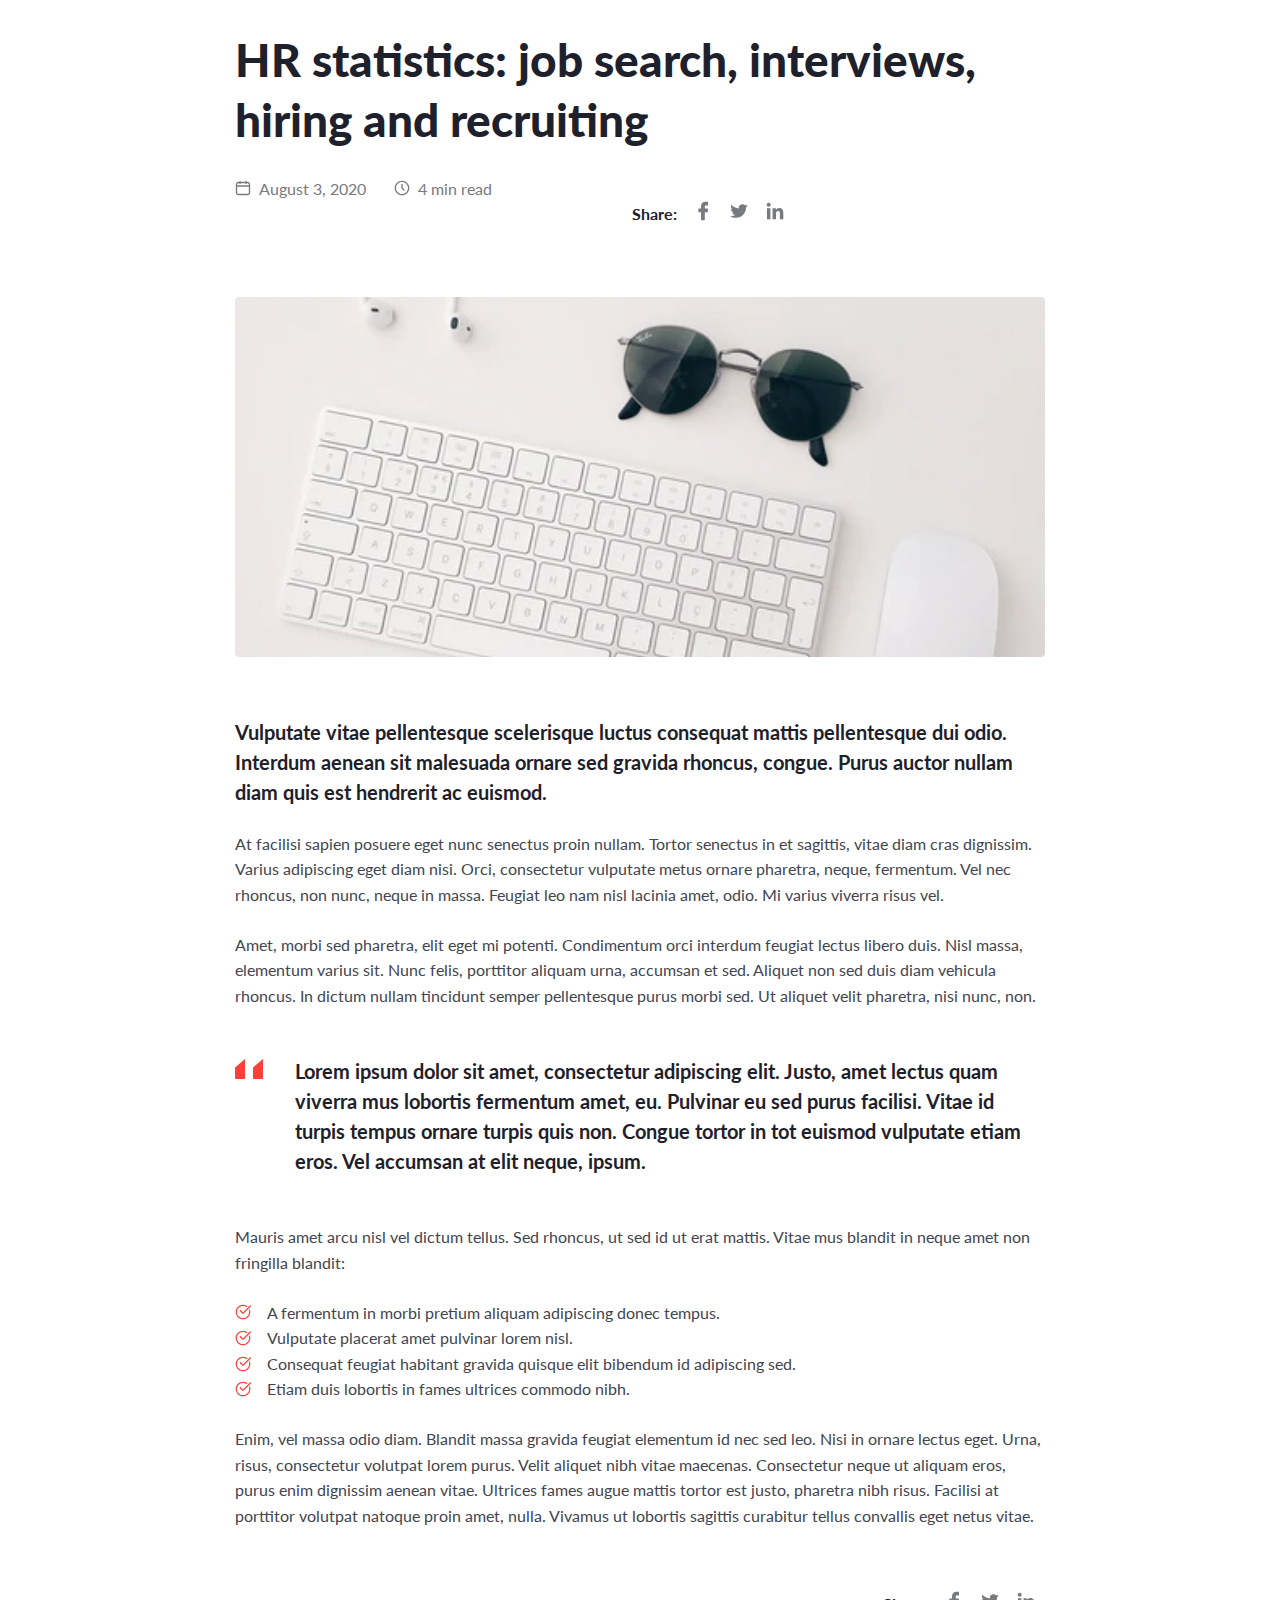
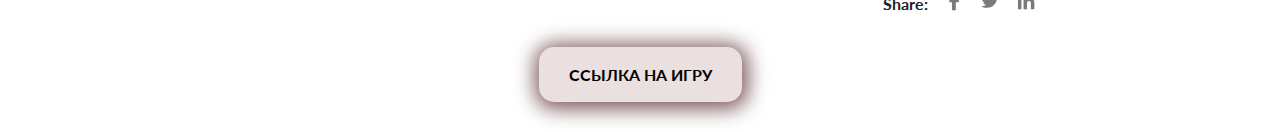
<file: index.html>
<!DOCTYPE html>
<html lang="ru">

<head>
	<meta charset="UTF-8">
	<meta http-equiv="X-UA-Compatible" content="IE=edge">
	<meta name="viewport" content="width=device-width, initial-scale=1.0">
	<link rel="stylesheet" href="css/null.css">
	<link rel="stylesheet" href="css/style.css">
	<title>Lesson 9</title>
</head>

<body>
	<div class="wrapper">
		<header class="header"></header>
		<main class="main">
			<h1>HR statistics: job search, interviews, hiring and recruiting</h1>
			<div class="icons">
				<div class="time">
					<p>August 3, 2020</p>
					<p>4 min read</p>
				</div>
				<div class="social">
					<ul>
						<li>Share:</li>
						<li><a href="https://www.facebook.com" target="_blank"><img src="img/icons/facebook.svg"
									alt="фейсбук"></a></li>
						<li><a href="https://twitter.com" target="_blank"><img src="img/icons/twitter.svg" alt="твиттер"></a>
						</li>
						<li><a href="https://linkedin.com" target="_blank"><img src="img/icons/linked-In.svg"
									alt="линкд-ин"></a></li>
					</ul>
				</div>
			</div>
			<div class="title-screen">
				<picture>
					<source srcset="img/main.jpg" type="image/webp">
					<img src="img/main.jpg" alt="Клавиатура, мышь и очки">
				</picture>
				<p class="text-bold">
					Vulputate vitae pellentesque scelerisque luctus consequat mattis pellentesque dui odio. Interdum aenean
					sit malesuada ornare sed gravida rhoncus, congue. Purus auctor nullam diam quis est hendrerit ac euismod.
				</p>
				<p>
					At facilisi sapien posuere eget nunc senectus proin nullam. Tortor senectus in et sagittis, vitae diam
					cras dignissim. Varius adipiscing eget diam nisi. Orci, consectetur vulputate metus ornare pharetra,
					neque, fermentum. Vel nec rhoncus, non nunc, neque in massa. Feugiat leo nam nisl lacinia amet, odio. Mi
					varius viverra risus vel.
				</p>
				<p>
					Amet, morbi sed pharetra, elit eget mi potenti. Condimentum orci interdum feugiat lectus libero duis.
					Nisl massa, elementum varius sit. Nunc felis, porttitor aliquam urna, accumsan et sed. Aliquet non sed
					duis diam vehicula rhoncus. In dictum nullam tincidunt semper pellentesque purus morbi sed. Ut aliquet
					velit pharetra, nisi nunc, non.
				</p>
			</div>
			<div class="main-content">
				<p class="text-bold">
					Lorem ipsum dolor sit amet, consectetur adipiscing elit. Justo, amet lectus quam viverra mus lobortis
					fermentum amet, eu. Pulvinar eu sed purus facilisi. Vitae id turpis tempus ornare turpis quis non. Congue
					tortor in tot euismod vulputate etiam eros. Vel accumsan at elit neque, ipsum.
				</p>
				<p>
					Mauris amet arcu nisl vel dictum tellus. Sed rhoncus, ut sed id ut erat mattis. Vitae mus blandit in
					neque amet non fringilla blandit:
				</p>
				<ul>
					<li>A fermentum in morbi pretium aliquam adipiscing donec tempus.</li>
					<li>Vulputate placerat amet pulvinar lorem nisl.</li>
					<li>Consequat feugiat habitant gravida quisque elit bibendum id adipiscing sed.</li>
					<li>Etiam duis lobortis in fames ultrices commodo nibh.</li>
				</ul>
				<p>
					Enim, vel massa odio diam. Blandit massa gravida feugiat elementum id nec sed leo. Nisi in ornare lectus
					eget. Urna, risus, consectetur volutpat lorem purus. Velit aliquet nibh vitae maecenas. Consectetur neque
					ut aliquam eros, purus enim dignissim aenean vitae. Ultrices fames augue mattis tortor est justo,
					pharetra nibh risus. Facilisi at porttitor volutpat natoque proin amet, nulla. Vivamus ut lobortis
					sagittis curabitur tellus convallis eget netus vitae.
				</p>
			</div>
		</main>
		<footer class="footer">
			<div class="social">
				<ul>
					<li>Share:</li>
					<li><a href="https://www.facebook.com" target="_blank"><img src="img/icons/facebook.svg"
								alt="фейсбук"></a></li>
					<li><a href="https://twitter.com" target="_blank"><img src="img/icons/twitter.svg" alt="твиттер"></a>
					</li>
					<li><a href="https://linkedin.com" target="_blank"><img src="img/icons/linked-In.svg" alt="линкд-ин"></a>
					</li>
				</ul>
			</div>
			<div class="btn">
				<a href="game.html" class="game-link" target="_blank">Ссылка на игру</a>
			</div>
		</footer>
	</div>
</body>

</html>
</file>
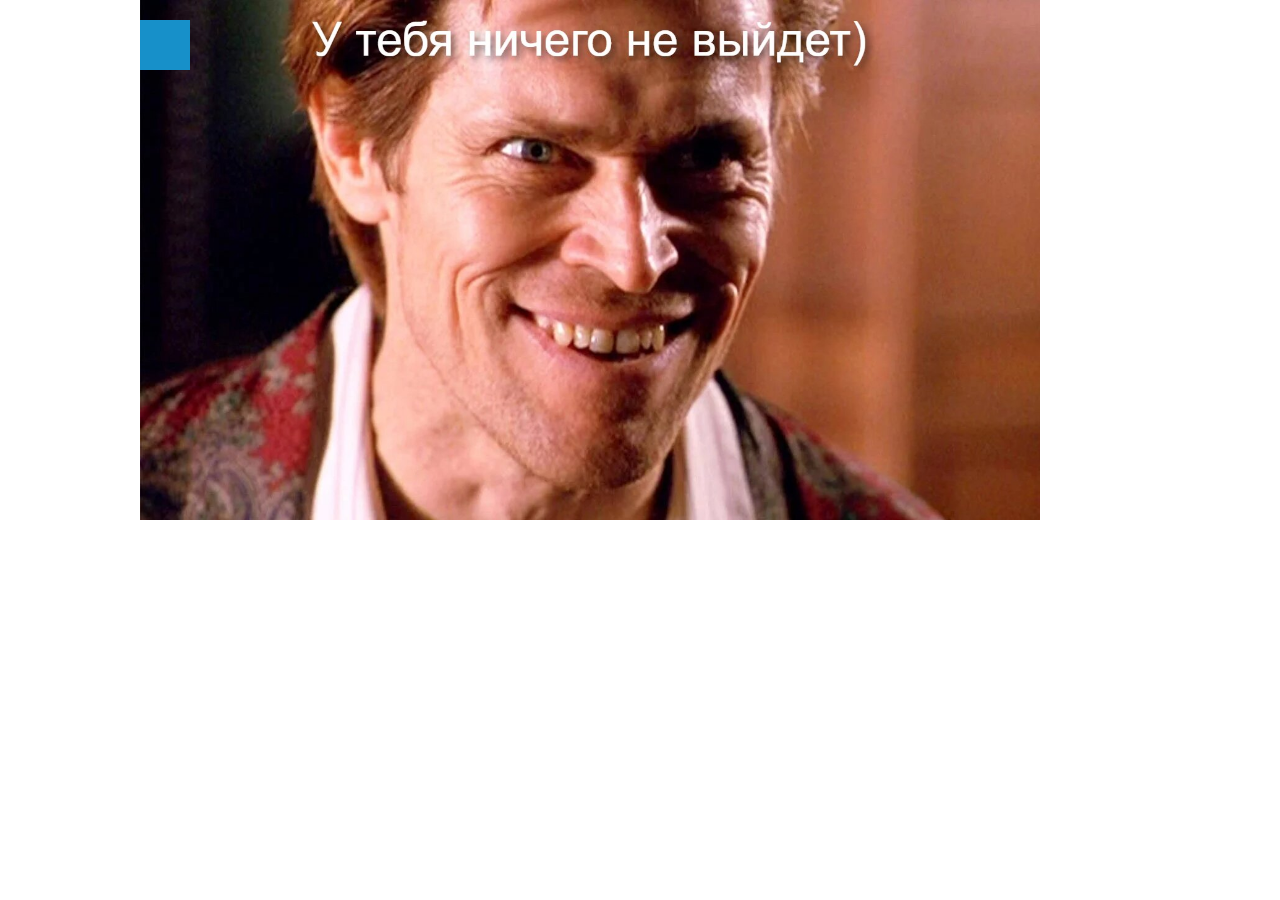
<file: game.html>
<!DOCTYPE html>
<html lang="ru">

<head>
	<meta charset="UTF-8">
	<meta http-equiv="X-UA-Compatible" content="IE=edge">
	<meta name="viewport" content="width=device-width, initial-scale=1.0">
	<link rel="stylesheet" href="css/null.css">
	<link rel="stylesheet" href="css/game.css">
	<title>Document</title>
</head>

<body>
	<div class="wrapper">
		<header class="header"></header>
		<main class="main">
			<div class="game">
				<div class="line"></div>
				<div class="line"></div>
				<div class="line"></div>
				<div class="line"></div>
				<div class="line"></div>
				<div class="line"></div>
				<div class="line"></div>
				<div class="line line-img">
					<img src="img/end.jpg" alt="(((">
				</div>
			</div>
		</main>
		<footer class="footer"></footer>
	</div>
</body>

</html>
</file>
<file: css/null.css>
*,
*::before,
*::after {
	box-sizing: border-box;
	margin: 0;
	padding: 0;
	border: 0;
}
li {
	list-style: none;
}
a,
a:visited {
	text-decoration: none;
}
a:hover {
	text-decoration: none;
}
h1,
h2,
h3,
h4,
h5,
h6 {
	font-weight: inherit;
	font-size: inherit;
}
img {
	vertical-align: top;
}

body,
html {
	height: 100%;
	line-height: 1;
}
</file>
<file: css/style.css>
@import url("https://fonts.googleapis.com/css2?family=Lato:wght@400;700;900&display=swap");

.wrapper {
	min-height: 100%;
	overflow: hidden;
	max-width: 870px;
	margin: 0 auto;
	padding: 30px;
}

body {
	font-family: "Lato", sans-serif;
	font-size: 16px;
	line-height: 1.6;
	color: #424551;
}

h1 {
	font-weight: 900;
	font-size: 46px;
	line-height: 1.3;
}

h1,
.social,
.text-bold {
	color: #1e212c;
}

.social,
.text-bold {
	font-weight: 700;
}

.icons {
	padding: 26px 0 40px 0;
}

.time {
	color: #787a80;
}
.time p {
	padding-left: 24px;
	background: url("../img/icons/calendar.svg") 0 center / 16px no-repeat;
	min-height: 16px;
}
.time p:last-of-type {
	padding-left: 48px;
	background: url("../img/icons/clock.svg") 24px center / 16px no-repeat;
}

.time,
.social {
	display: inline-block;
}
.time p {
	display: inline-block;
}
.social li {
	display: inline-block;
}
.social {
	padding-left: 49%;
}
.social li:not(:first-of-type) {
	padding-left: 12px;
}

.title-screen img {
	margin-bottom: 60px;
}
.title-screen p:not(:last-of-type),
.main-content p:nth-of-type(2),
.main-content ul {
	margin-bottom: 24px;
}
.text-bold {
	font-size: 20px;
	line-height: 1.5;
}
.main-content {
	padding: 48px 0 63px 0;
}
.main-content .text-bold {
	padding-left: 60px;
	margin-bottom: 48px;
	background: url("../img/icons/braces.svg") 0 3px / 28px no-repeat;
	min-height: 20px;
}
.main-content li {
	min-height: 16px;
	padding-left: 32px;
	background: url("../img/icons/check.svg") 0 center / 16px no-repeat;
}
.footer .social {
	padding-left: 80%;
}

.social {
	margin-bottom: 30px;
}
.game-link {
	display: inline-block;
	background: rgb(235, 224, 224);
	padding: 15px 30px;
	text-transform: uppercase;
	font-weight: 700;
	border-radius: 15px;
	box-shadow: 1px 2px 20px 5px rgb(124, 91, 91);
}

.game-link:hover {
	box-shadow: 1px 2px 20px 5px rgb(124, 91, 91), inset 1px 2px 10px 5px rgb(124, 91, 91);
}
.game-link:active {
	box-shadow: 1px 2px 30px 10px rgb(124, 91, 91), inset 1px 2px 15px 7px rgb(124, 91, 91);
}

.btn {
	text-align: center;
}

.btn a,
.btn a:visited,
.btn a:hover {
	color: black;
}
</file>
<file: css/game.css>
.wrapper {
	min-height: 100%;
	overflow: hidden;
	margin: 0 auto;
	padding: 0px 50px;
	max-width: 1100px;
}
.game {
	max-width: 900px;
	background: url("../img/start.jpg") 0 0 / cover no-repeat;
	padding-top: 20px;
	min-height: 500px;
}
img {
	max-width: 900px;
	margin-bottom: 50px;
}
.line {
	width: 50px;
	height: 50px;
	background: rgb(23, 144, 201);
}

.line:nth-of-type(3) {
	margin: 0 0 0 auto;
}
.line:nth-of-type(5) {
	width: 30px;
}
.line:nth-of-type(6) {
	height: 150px;
}
.line:nth-of-type(5) ~ .line {
	width: 20px;
}
.line:nth-of-type(7) {
	background: crimson;
}
.line:not(:first-of-type) {
	visibility: hidden;
}

.line:hover:nth-of-type(1) + .line:nth-of-type(2),
.line:hover:nth-of-type(2) {
	visibility: visible;
}
.line:hover:nth-of-type(2),
.line:nth-of-type(4) {
	width: 100%;
}

.line:hover:nth-of-type(2) + .line:nth-of-type(3),
.line:hover:nth-of-type(3) {
	visibility: visible;
}

.line:hover:nth-of-type(3) + .line:nth-of-type(4),
.line:hover:nth-of-type(4) {
	visibility: visible;
}

.line:hover:nth-of-type(4) + .line:nth-of-type(5),
.line:hover:nth-of-type(5) {
	visibility: visible;
}

.line:hover:nth-of-type(5) + .line:nth-of-type(6),
.line:hover:nth-of-type(6) {
	visibility: visible;
}

.line:hover:nth-of-type(6) + .line:nth-of-type(7),
.line:hover:nth-of-type(7) {
	visibility: visible;
}

.line:hover:nth-of-type(7) + .line-img,
.line-img:hover {
	visibility: visible;
}
</file>
